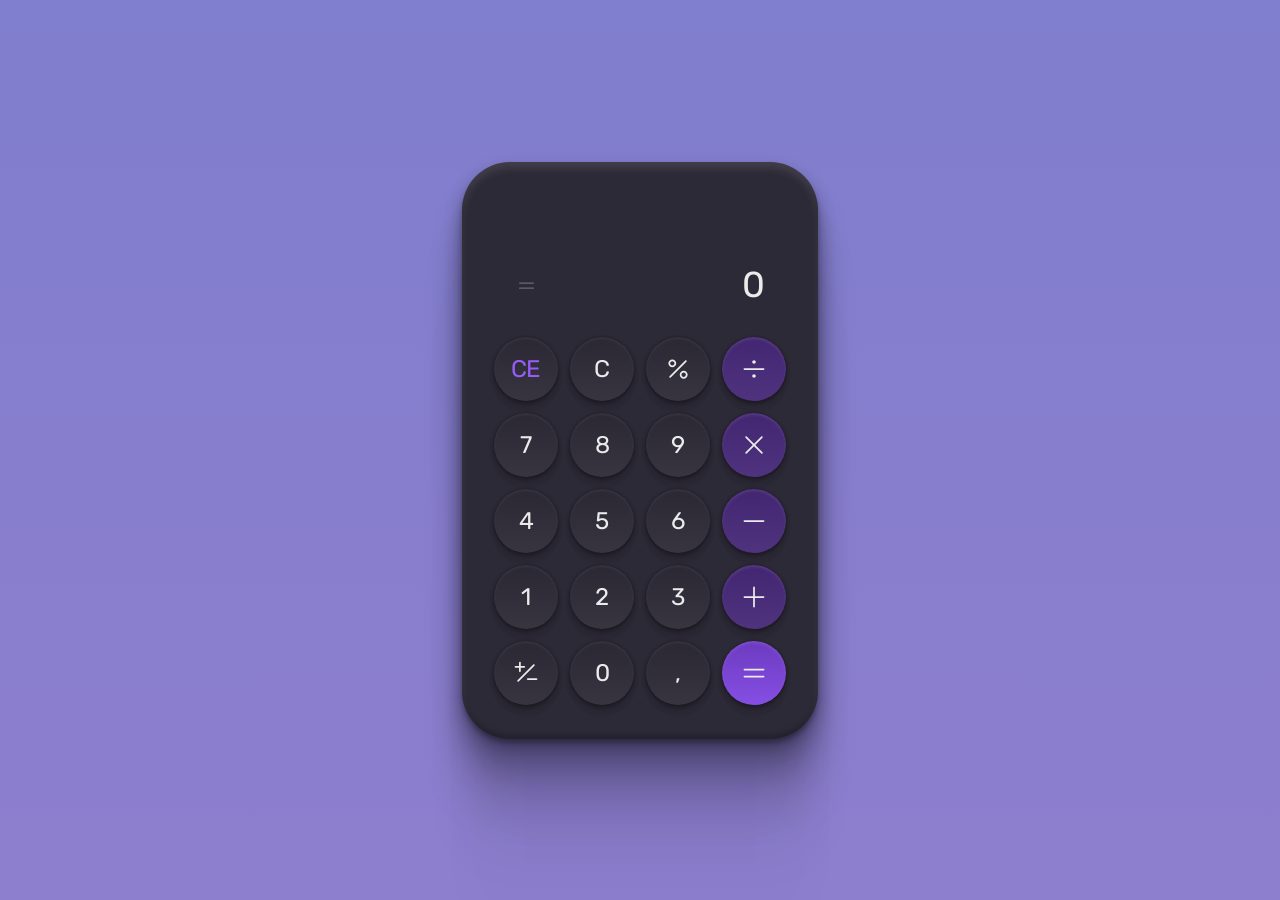
<file: index.html>
<!DOCTYPE html>
<html lang="pt-br">
  <head>
    <meta charset="UTF-8" />
    <meta http-equiv="X-UA-Compatible" content="IE=edge" />
    <meta name="viewport" content="width=device-width, initial-scale=1.0" />
    <link rel="stylesheet" href="style.css" />
    <link rel="preconnect" href="https://fonts.googleapis.com" />
    <link rel="preconnect" href="https://fonts.gstatic.com" crossorigin />
    <link
      href="https://fonts.googleapis.com/css2?family=Rubik&display=swap"
      rel="stylesheet"
    />
    <title>Calculadora</title>
  </head>
  <body>
    <div id="calculator">
      <div id="display">
        <div id="last-calc"></div>
        <div id="result-display">
          <img src="./assets/equals.svg" alt="sinal de igual" />
          <span>0</span>
        </div>
      </div>
      <div id="keyboard">
        <button class="clear">CE</button>
        <button class="reset">C</button>
        <button id="percent">
          <img src="./assets/percent.svg" alt="botão de porcentagem" />
        </button>
        <button class="operations" id="divide">
          <img src="./assets/divide.svg" alt="sinal de divisão" />
        </button>
        <button>7</button>
        <button>8</button>
        <button>9</button>
        <button class="operations" id="multiply">
          <img src="./assets/multiply.svg" alt="sinal de multiplicação" />
        </button>
        <button>4</button>
        <button>5</button>
        <button>6</button>
        <button class="operations" id="minus">
          <img src="./assets/minus.svg" alt="sinal de menos" />
        </button>
        <button>1</button>
        <button>2</button>
        <button>3</button>
        <button class="operations" id="plus">
          <img src="./assets/plus.svg" alt="sinal de mais" />
        </button>
        <button id="plusMinus">
          <img src="./assets/plusMinus.svg" alt="sinal de mais e menos" />
        </button>
        <button>0</button>
        <button id="point">,</button>
        <button class="result">
          <img src="./assets/equals2.svg" alt="sinal igual" />
        </button>
      </div>
    </div>
    <script src="script.js"></script>
  </body>
</html>
</file>
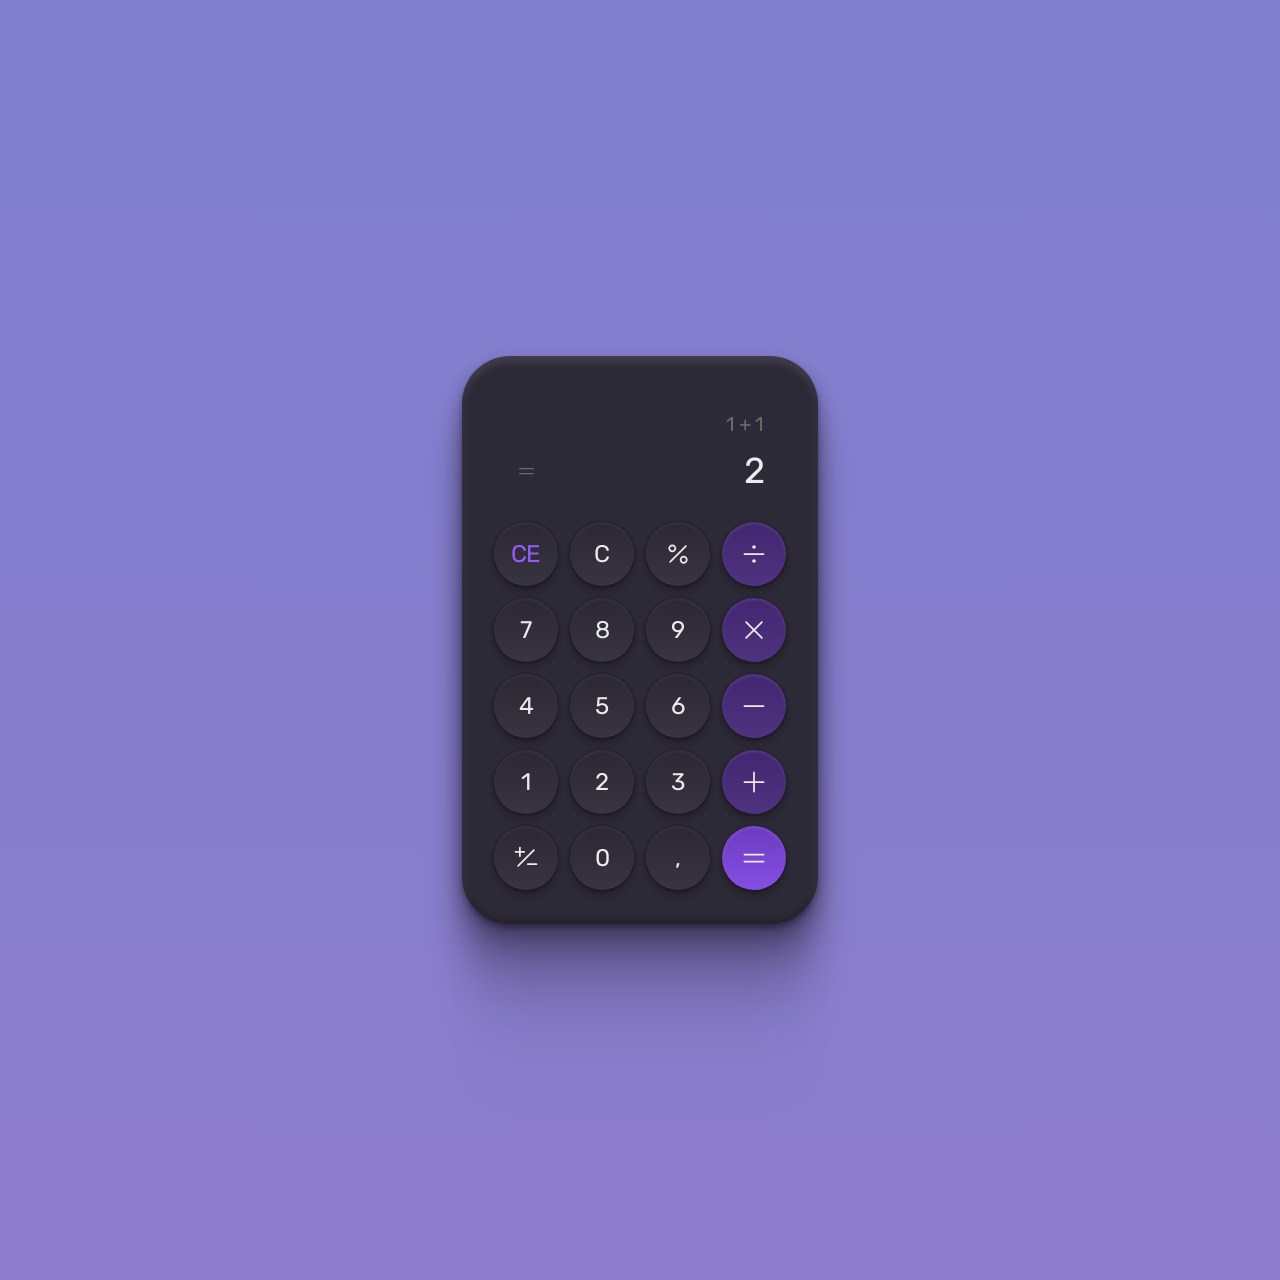
<file: Calculadora/index.html>
<!DOCTYPE html>
<html lang="pt-br">
  <head>
    <meta charset="UTF-8" />
    <meta http-equiv="X-UA-Compatible" content="IE=edge" />
    <meta name="viewport" content="width=device-width, initial-scale=1.0" />
    <link rel="stylesheet" href="style.css" />
    <link rel="preconnect" href="https://fonts.googleapis.com" />
    <link rel="preconnect" href="https://fonts.gstatic.com" crossorigin />
    <link
      href="https://fonts.googleapis.com/css2?family=Rubik&display=swap"
      rel="stylesheet"
    />
    <title>Calculadora</title>
  </head>
  <body>
    <div id="calculator">
      <div id="display">
        <div id="last-calc">1 + 1</div>
        <div id="result">
          <img src="./assets/equals.svg" alt="sinal de igual" />
          <span>2</span>
        </div>
      </div>
      <div id="keyboard">
        <button class="reset">CE</button>
        <button>C</button>
        <button>
          <img src="./assets/percent.svg" alt="botão de porcentagem" />
        </button>
        <button class="operations">
          <img src="./assets/divide.svg" alt="sinal de divisão" />
        </button>
        <button>7</button>
        <button>8</button>
        <button>9</button>
        <button class="operations">
          <img src="./assets/multiply.svg" alt="sinal de multiplicação" />
        </button>
        <button>4</button>
        <button>5</button>
        <button>6</button>
        <button class="operations">
          <img src="./assets/minus.svg" alt="sinal de menos" />
        </button>
        <button>1</button>
        <button>2</button>
        <button>3</button>
        <button class="operations">
          <img src="./assets/plus.svg" alt="sinal de mais" />
        </button>
        <button>
          <img src="./assets/plusMinus.svg" alt="sinal de mais e menos" />
        </button>
        <button>0</button>
        <button>,</button>
        <button class="result">
          <img src="./assets/equals2.svg" alt="sinal igual" />
        </button>
      </div>
    </div>
  </body>
</html>
</file>
<file: style.css>
* {
  margin: 0;
  padding: 0;
  box-sizing: border-box;
  -webkit-font-smoothing: antialiased;
  -moz-osx-font-smoothing: grayscale;
}

body {
  width: 100vw;
  height: 100vh;
  background: linear-gradient(180deg, #807ece 0%, #8e7ece 100%);
  display: grid;
  place-content: center;
}

body * {
  font-family: "Rubik";
  letter-spacing: -0.02em;
}

#calculator {
  background: #2d2a37;
  box-shadow: 0px 4px 4px rgba(0, 0, 0, 0.25),
    0px 188px 52px rgba(0, 0, 0, 0.01), 0px 120px 48px rgba(0, 0, 0, 0.04),
    0px 68px 41px rgba(0, 0, 0, 0.15), 0px 30px 30px rgba(0, 0, 0, 0.26),
    0px 8px 17px rgba(0, 0, 0, 0.29), inset 0px 6px 8px rgba(255, 255, 255, 0.1),
    inset 0px -4px 5px rgba(0, 0, 0, 0.22);
  border-radius: 48px;
  max-width: 360px;
}

#display {
  margin-top: 54px;
  padding-inline: 54px;
  height: 95px;
  display: flex;
  overflow: hidden;
  flex-direction: column;
  justify-content: end;
}

#last-calc {
  text-align: right;
  font-size: 20px;
  line-height: 140%;
  color: #6b6b6b;
}

#result-display {
  margin-top: 8px;
  display: flex;
  justify-content: space-between;
}

#result-display span {
  font-size: 36px;
  line-height: 140%;
  color: #ebebeb;
}

#keyboard {
  padding: 26px 32px 32px;
  display: grid;
  grid-template-columns: repeat(4, 1fr);
  gap: 10px 12px;
}

button {
  border: 0;
  width: 64px;
  height: 64px;
  font-size: 24px;
  line-height: 28px;
  color: #ebebeb;
  margin-bottom: 2px;

  background: linear-gradient(
      180deg,
      rgba(0, 0, 0, 0.05) 0%,
      rgba(255, 255, 255, 0.05) 100%
    ),
    #2d2a37;
  box-shadow: 0px 11px 7px rgba(0, 0, 0, 0.01), 0px 7px 7px rgba(0, 0, 0, 0.04),
    0px 4px 6px rgba(0, 0, 0, 0.1), 0px 2px 4px rgba(0, 0, 0, 0.26),
    0px 0px 2px rgba(0, 0, 0, 0.29), inset 0px 2px 3px rgba(255, 255, 255, 0.06);
  border-radius: 999px;

  display: flex;
  align-items: center;
  justify-content: center;
}

button:active {
  margin-top: 2px;
  margin-bottom: 0px;
  box-shadow: 0px 2px 2px rgba(0, 0, 0, 0.2);
}

button:hover {
  filter: brightness(0.8);
}

.clear {
  color: #975dfa;
}

.operations {
  background: linear-gradient(
      180deg,
      rgba(0, 0, 0, 0.05) 0.01%,
      rgba(255, 255, 255, 0.05) 100%
    ),
    #462878;
  box-shadow: 0px 11px 7px rgba(0, 0, 0, 0.01), 0px 7px 7px rgba(0, 0, 0, 0.04),
    0px 4px 6px rgba(0, 0, 0, 0.1), 0px 2px 4px rgba(0, 0, 0, 0.26),
    0px 0px 2px rgba(0, 0, 0, 0.29), inset 0px 2px 3px rgba(255, 255, 255, 0.1);
}

.result {
  background: linear-gradient(
      180deg,
      rgba(0, 0, 0, 0.15) 0%,
      rgba(255, 255, 255, 0.05) 100%
    ),
    #7f45e2;
  box-shadow: 0px 11px 7px rgba(0, 0, 0, 0.01), 0px 7px 7px rgba(0, 0, 0, 0.04),
    0px 4px 6px rgba(0, 0, 0, 0.1), 0px 2px 4px rgba(0, 0, 0, 0.26),
    0px 0px 2px rgba(0, 0, 0, 0.29), inset 0px 2px 3px rgba(255, 255, 255, 0.1);
}
</file>
<file: Calculadora/style.css>
* {
  margin: 0;
  padding: 0;
  box-sizing: border-box;
  -webkit-font-smoothing: antialiased;
  -moz-osx-font-smoothing: grayscale;
}

body {
  width: 100vw;
  height: 100vw;
  background: linear-gradient(180deg, #807ece 0%, #8e7ece 100%);
  display: grid;
  place-content: center;
}

body * {
  font-family: "Rubik";
  letter-spacing: -0.02em;
}

#calculator {
  background: #2d2a37;
  box-shadow: 0px 4px 4px rgba(0, 0, 0, 0.25),
    0px 188px 52px rgba(0, 0, 0, 0.01), 0px 120px 48px rgba(0, 0, 0, 0.04),
    0px 68px 41px rgba(0, 0, 0, 0.15), 0px 30px 30px rgba(0, 0, 0, 0.26),
    0px 8px 17px rgba(0, 0, 0, 0.29), inset 0px 6px 8px rgba(255, 255, 255, 0.1),
    inset 0px -4px 5px rgba(0, 0, 0, 0.22);
  border-radius: 48px;
}

#display {
  margin-top: 54px;
  padding-inline: 54px;
}

#last-calc {
  text-align: right;
  font-size: 20px;
  line-height: 140%;
  color: #6b6b6b;
}

#result {
  margin-top: 8px;
  display: flex;
  justify-content: space-between;
}

#result span {
  font-size: 36px;
  line-height: 140%;
  color: #ebebeb;
}

#keyboard {
  padding: 26px 32px 32px;
  display: grid;
  grid-template-columns: repeat(4, 1fr);
  gap: 10px 12px;
}

button {
  border: 0;
  width: 64px;
  height: 64px;
  font-size: 24px;
  line-height: 28px;
  color: #ebebeb;
  margin-bottom: 2px;

  background: linear-gradient(
      180deg,
      rgba(0, 0, 0, 0.05) 0%,
      rgba(255, 255, 255, 0.05) 100%
    ),
    #2d2a37;
  box-shadow: 0px 11px 7px rgba(0, 0, 0, 0.01), 0px 7px 7px rgba(0, 0, 0, 0.04),
    0px 4px 6px rgba(0, 0, 0, 0.1), 0px 2px 4px rgba(0, 0, 0, 0.26),
    0px 0px 2px rgba(0, 0, 0, 0.29), inset 0px 2px 3px rgba(255, 255, 255, 0.06);
  border-radius: 999px;

  display: flex;
  align-items: center;
  justify-content: center;
}

button:active {
  margin-top: 2px;
  margin-bottom: 0px;
  box-shadow: 0px 2px 2px rgba(0, 0, 0, 0.2);
}

.reset {
  color: #975dfa;
}

.operations {
  background: linear-gradient(
      180deg,
      rgba(0, 0, 0, 0.05) 0.01%,
      rgba(255, 255, 255, 0.05) 100%
    ),
    #462878;
  box-shadow: 0px 11px 7px rgba(0, 0, 0, 0.01), 0px 7px 7px rgba(0, 0, 0, 0.04),
    0px 4px 6px rgba(0, 0, 0, 0.1), 0px 2px 4px rgba(0, 0, 0, 0.26),
    0px 0px 2px rgba(0, 0, 0, 0.29), inset 0px 2px 3px rgba(255, 255, 255, 0.1);
}

.result {
  background: linear-gradient(
      180deg,
      rgba(0, 0, 0, 0.15) 0%,
      rgba(255, 255, 255, 0.05) 100%
    ),
    #7f45e2;
  box-shadow: 0px 11px 7px rgba(0, 0, 0, 0.01), 0px 7px 7px rgba(0, 0, 0, 0.04),
    0px 4px 6px rgba(0, 0, 0, 0.1), 0px 2px 4px rgba(0, 0, 0, 0.26),
    0px 0px 2px rgba(0, 0, 0, 0.29), inset 0px 2px 3px rgba(255, 255, 255, 0.1);
}
</file>
